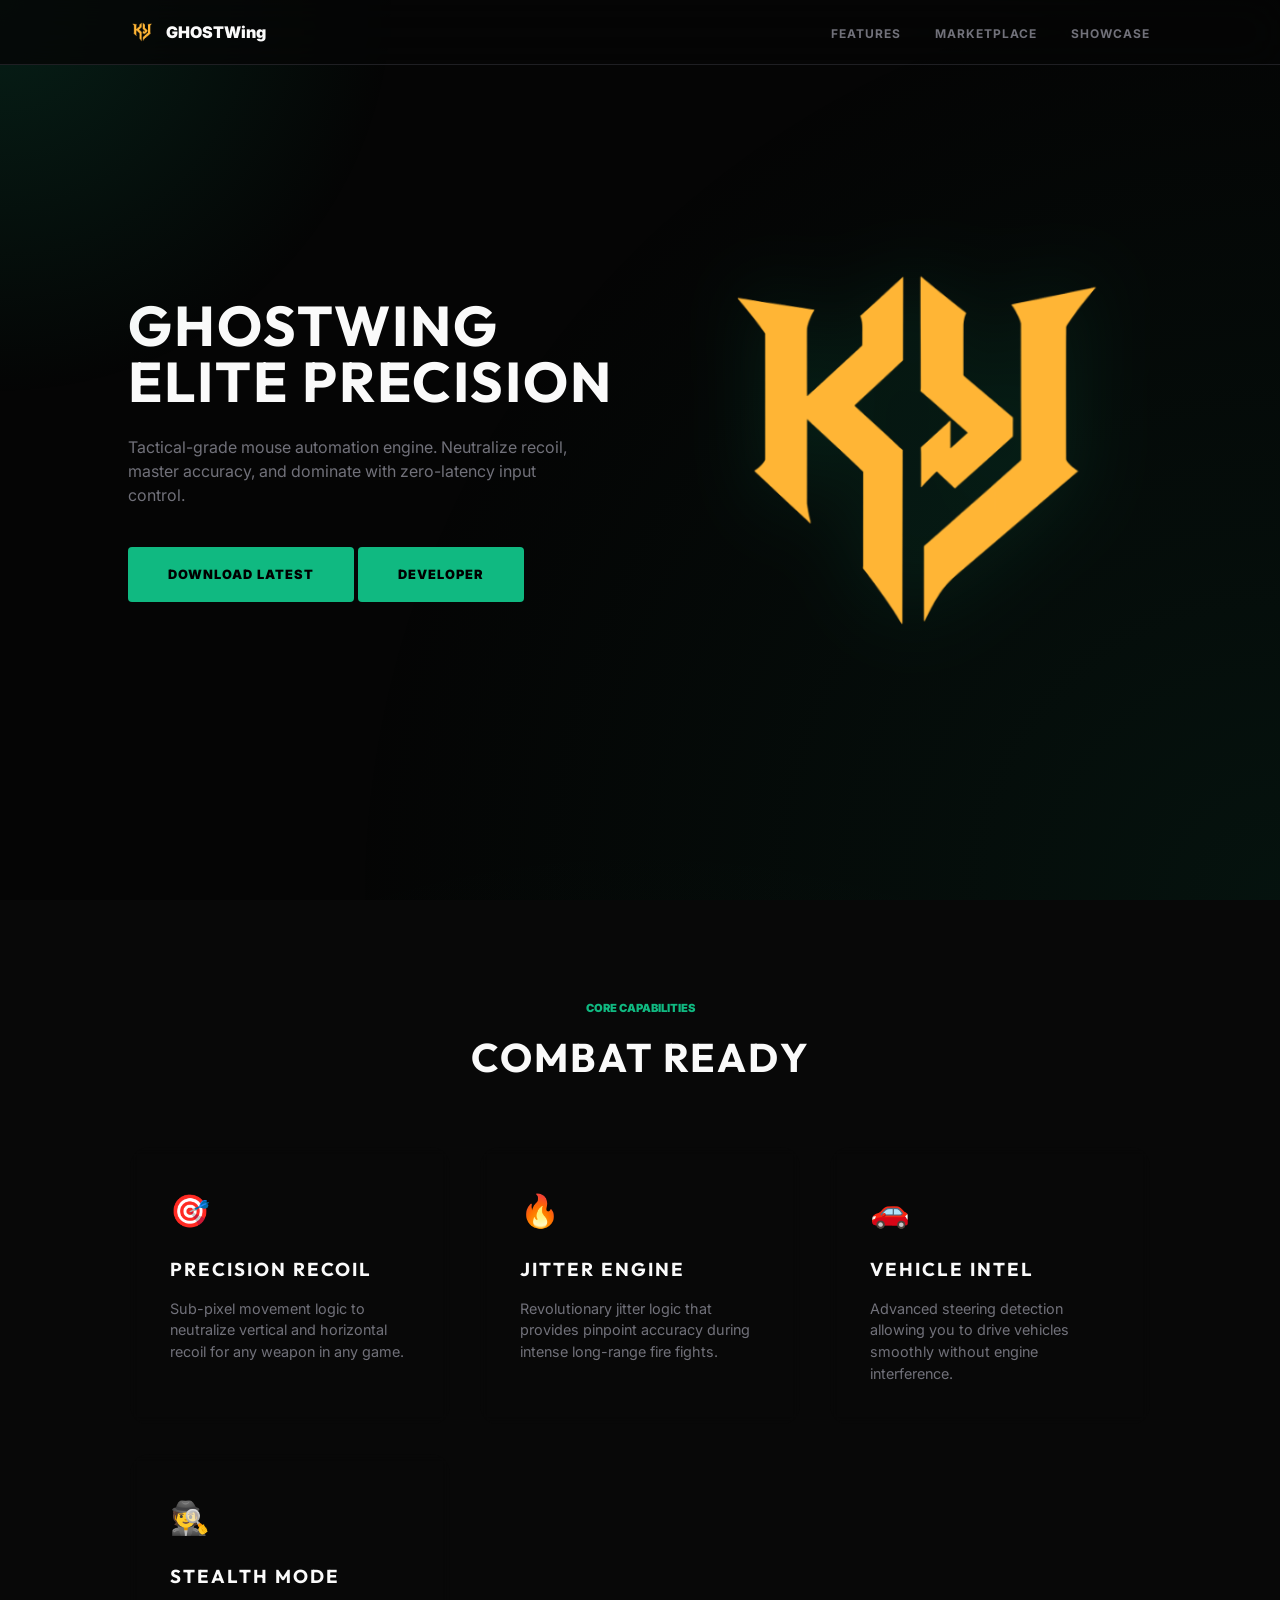
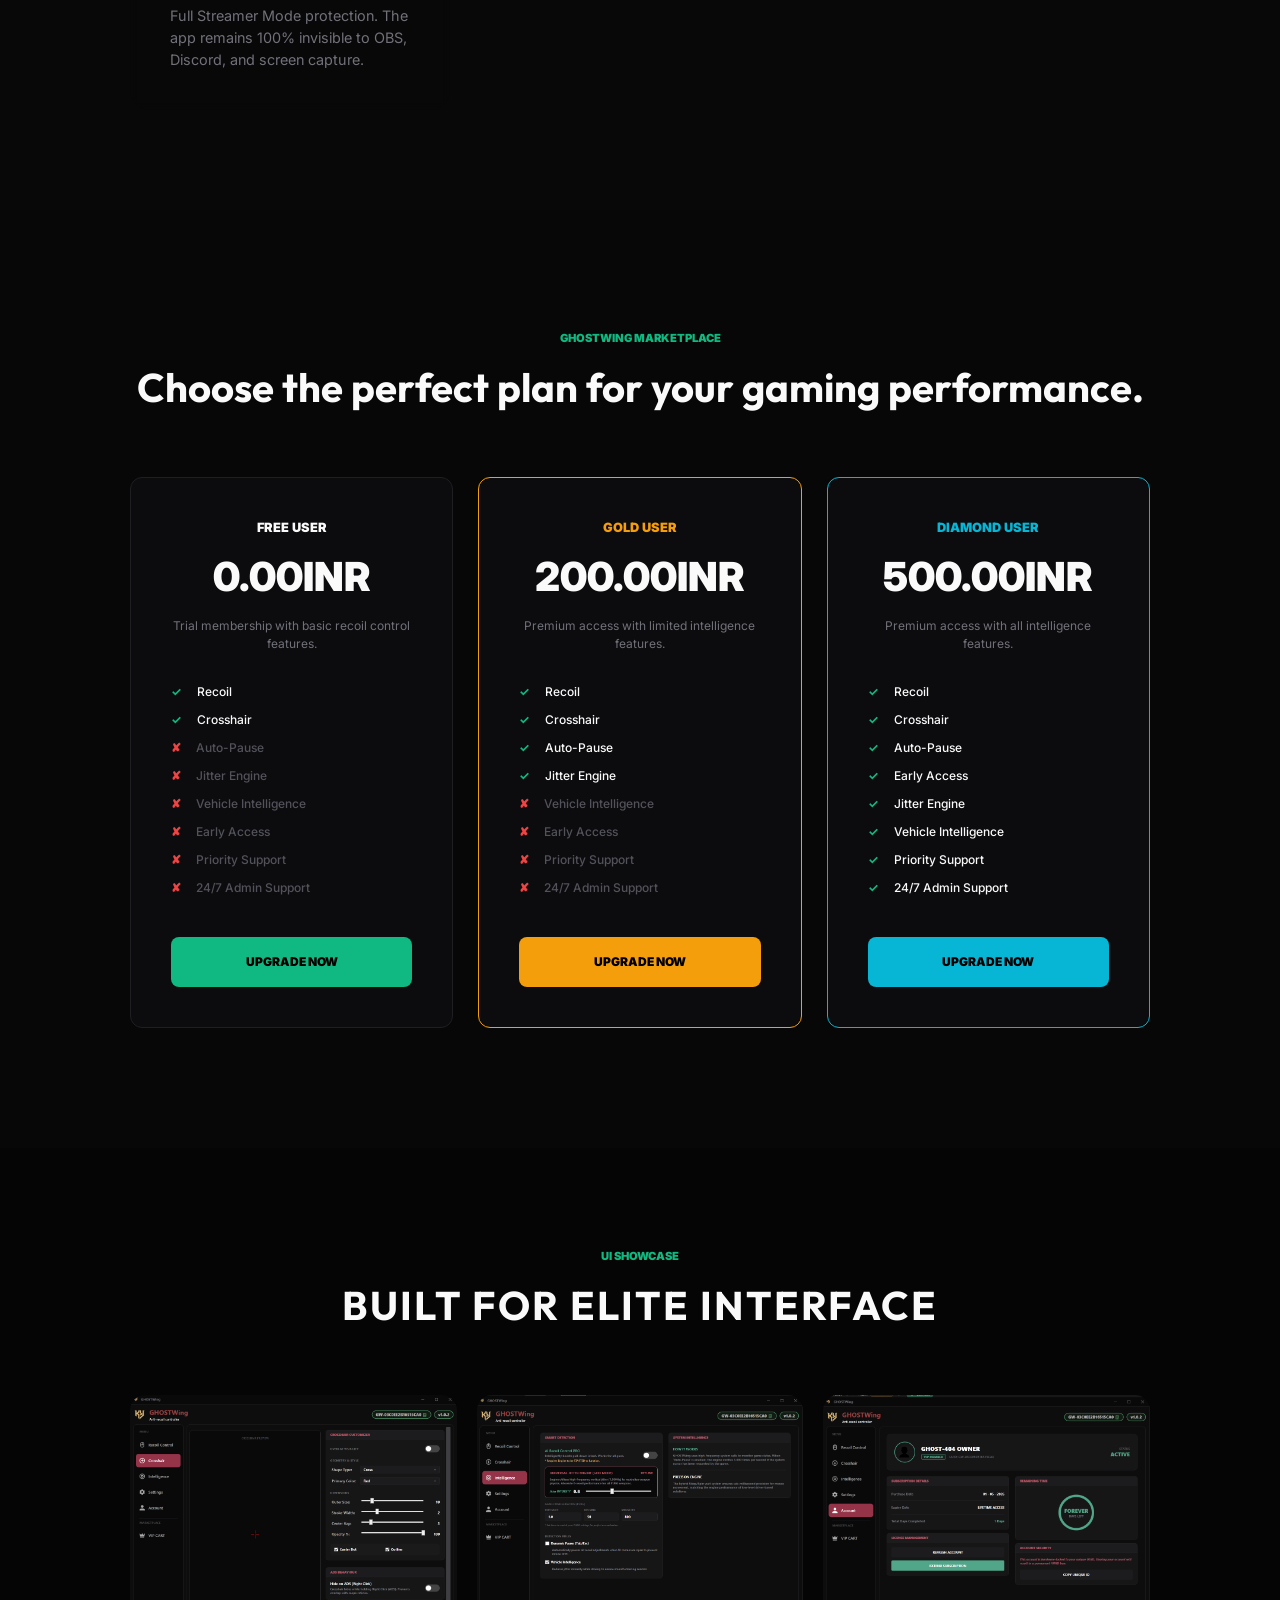
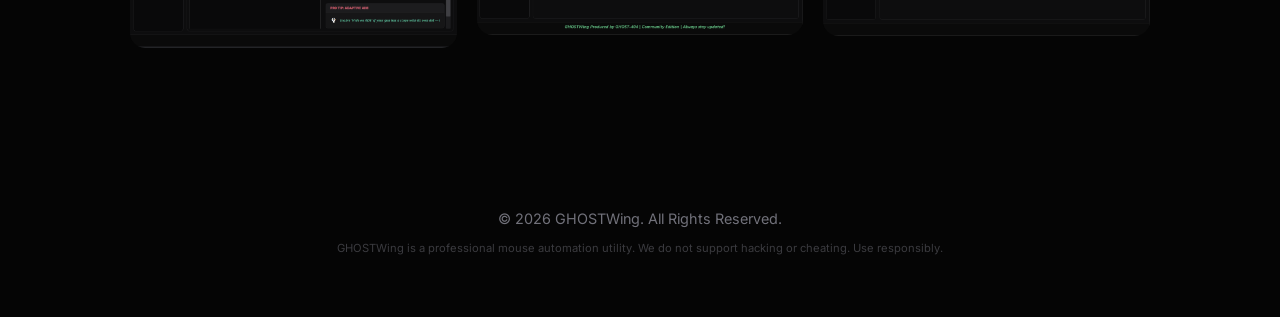
<file: index.html>
<!DOCTYPE html>
<html lang="en">

<head>
    <meta charset="UTF-8">
    <meta name="viewport" content="width=device-width, initial-scale=1.0">
    <title>GHOSTWing | Professional Mouse Automation</title>
    <link rel="stylesheet" href="style.css">
    <link rel="preconnect" href="https://fonts.googleapis.com">
    <link rel="preconnect" href="https://fonts.gstatic.com" crossorigin>
    <link
        href="https://fonts.googleapis.com/css2?family=Inter:wght@400;700;900&family=Outfit:wght@300;600;900&display=swap"
        rel="stylesheet">
</head>

<body>
    <div id="mouse-glow"></div>
    <div class="particles">
        <div class="particle"></div>
        <div class="particle"></div>
        <div class="particle"></div>
        <div class="particle"></div>
        <div class="particle"></div>
    </div>
    <nav class="glass-nav">
        <div class="nav-container">
            <div class="logo">
                <img src="assets/logo.png" alt="GHOSTWing Logo">
                <span>GHOSTWing</span>
            </div>
            <div class="nav-links">
                <a href="#features">Features</a>
                <a href="#plans">Marketplace</a>
                <a href="#screenshots">Showcase</a>
            </div>
        </div>
    </nav>

    <header class="hero">
        <div class="hero-content">
            <h1>GHOSTWing <br><span class="accent">Elite Precision</span></h1>
            <p>Tactical-grade mouse automation engine. Neutralize recoil, master accuracy, and dominate with
                zero-latency input control.</p>
            <div class="hero-btns">
                <a href="#" id="download-btn" class="btn-primary">Download Latest</a>
                <a href="https://instagram.com/appuz.404" class="btn-primary">Developer</a>
            </div>
        </div>
        <div class="hero-image">
            <img src="assets/logo.png" alt="GHOSTWing Logo" class="hero-logo">
        </div>
    </header>

    <section id="features" class="features">
        <div class="container">
            <span class="section-label">Core Capabilities</span>
            <h2 class="section-title">Combat <span class="accent">Ready</span></h2>
            <div class="feature-grid">
                <div class="feature-card glass">
                    <div class="f-icon">🎯</div>
                    <h3>Precision Recoil</h3>
                    <p>Sub-pixel movement logic to neutralize vertical and horizontal recoil for any weapon in any game.
                    </p>
                </div>
                <div class="feature-card glass">
                    <div class="f-icon">🔥</div>
                    <h3>Jitter Engine</h3>
                    <p>Revolutionary jitter logic that provides pinpoint accuracy during intense long-range fire fights.
                    </p>
                </div>
                <div class="feature-card glass">
                    <div class="f-icon">🚗</div>
                    <h3>Vehicle Intel</h3>
                    <p>Advanced steering detection allowing you to drive vehicles smoothly without engine interference.
                    </p>
                </div>
                <div class="feature-card glass">
                    <div class="f-icon">🕵️</div>
                    <h3>Stealth Mode</h3>
                    <p>Full Streamer Mode protection. The app remains 100% invisible to OBS, Discord, and screen
                        capture.</p>
                </div>
            </div>
        </div>
    </section>

    <section id="plans" class="pricing">
        <div class="container">
            <span class="section-label">GHOSTWing Marketplace</span>
            <h2 class="section-title" style="text-transform: none; letter-spacing: 0;">Choose the perfect plan for your
                gaming performance.</h2>
            <div class="plan-grid">
                <!-- Free User -->
                <div class="plan-card">
                    <div class="plan-name">FREE USER</div>
                    <div class="plan-price">0.00INR</div>
                    <div class="plan-desc">Trial membership with basic recoil control features.</div>
                    <div class="features-list">
                        <div class="check"><span>✓</span> Recoil</div>
                        <div class="check"><span>✓</span> Crosshair</div>
                        <div class="cross"><span>✘</span> Auto-Pause</div>
                        <div class="cross"><span>✘</span> Jitter Engine</div>
                        <div class="cross"><span>✘</span> Vehicle Intelligence</div>
                        <div class="cross"><span>✘</span> Early Access</div>
                        <div class="cross"><span>✘</span> Priority Support</div>
                        <div class="cross"><span>✘</span> 24/7 Admin Support</div>
                    </div>
                    <a href="#" class="btn-plan btn-free">UPGRADE NOW</a>
                </div>

                <!-- Gold User -->
                <div class="plan-card gold">
                    <div class="plan-name" style="color: var(--gold)">GOLD USER</div>
                    <div class="plan-price">200.00INR</div>
                    <div class="plan-desc">Premium access with limited intelligence features.</div>
                    <div class="features-list">
                        <div class="check"><span>✓</span> Recoil</div>
                        <div class="check"><span>✓</span> Crosshair</div>
                        <div class="check"><span>✓</span> Auto-Pause</div>
                        <div class="check"><span>✓</span> Jitter Engine</div>
                        <div class="cross"><span>✘</span> Vehicle Intelligence</div>
                        <div class="cross"><span>✘</span> Early Access</div>
                        <div class="cross"><span>✘</span> Priority Support</div>
                        <div class="cross"><span>✘</span> 24/7 Admin Support</div>
                    </div>
                    <a href="#" class="btn-plan btn-gold">UPGRADE NOW</a>
                </div>

                <!-- Diamond User -->
                <div class="plan-card diamond">
                    <div class="plan-name" style="color: var(--diamond)">DIAMOND USER</div>
                    <div class="plan-price">500.00INR</div>
                    <div class="plan-desc">Premium access with all intelligence features.</div>
                    <div class="features-list">
                        <div class="check"><span>✓</span> Recoil</div>
                        <div class="check"><span>✓</span> Crosshair</div>
                        <div class="check"><span>✓</span> Auto-Pause</div>
                        <div class="check"><span>✓</span> Early Access</div>
                        <div class="check"><span>✓</span> Jitter Engine</div>
                        <div class="check"><span>✓</span> Vehicle Intelligence</div>
                        <div class="check"><span>✓</span> Priority Support</div>
                        <div class="check"><span>✓</span> 24/7 Admin Support</div>
                    </div>
                    <a href="#" class="btn-plan btn-diamond">UPGRADE NOW</a>
                </div>
            </div>
        </div>
    </section>

    <section id="screenshots" class="showcase">
        <div class="container">
            <span class="section-label">UI Showcase</span>
            <h2 class="section-title">Built For <span class="accent">Elite Interface</span></h2>
            <div class="gallery">
                <img src="Screenshots2.png" alt="Marketplace" class="glass-img">
                <img src="Screenshots3.png" alt="Account" class="glass-img">
                <img src="Screenshots4.png" alt="Recoil Engine" class="glass-img">
            </div>
        </div>
    </section>

    <footer>
        <div class="container">
            <p>© 2026 GHOSTWing. All Rights Reserved.</p>
            <p class="disclaimer">GHOSTWing is a professional mouse automation utility. We do not support hacking or
                cheating. Use responsibly.</p>
        </div>
    </footer>

    <script src="script.js"></script>
</body>

</html>
</file>
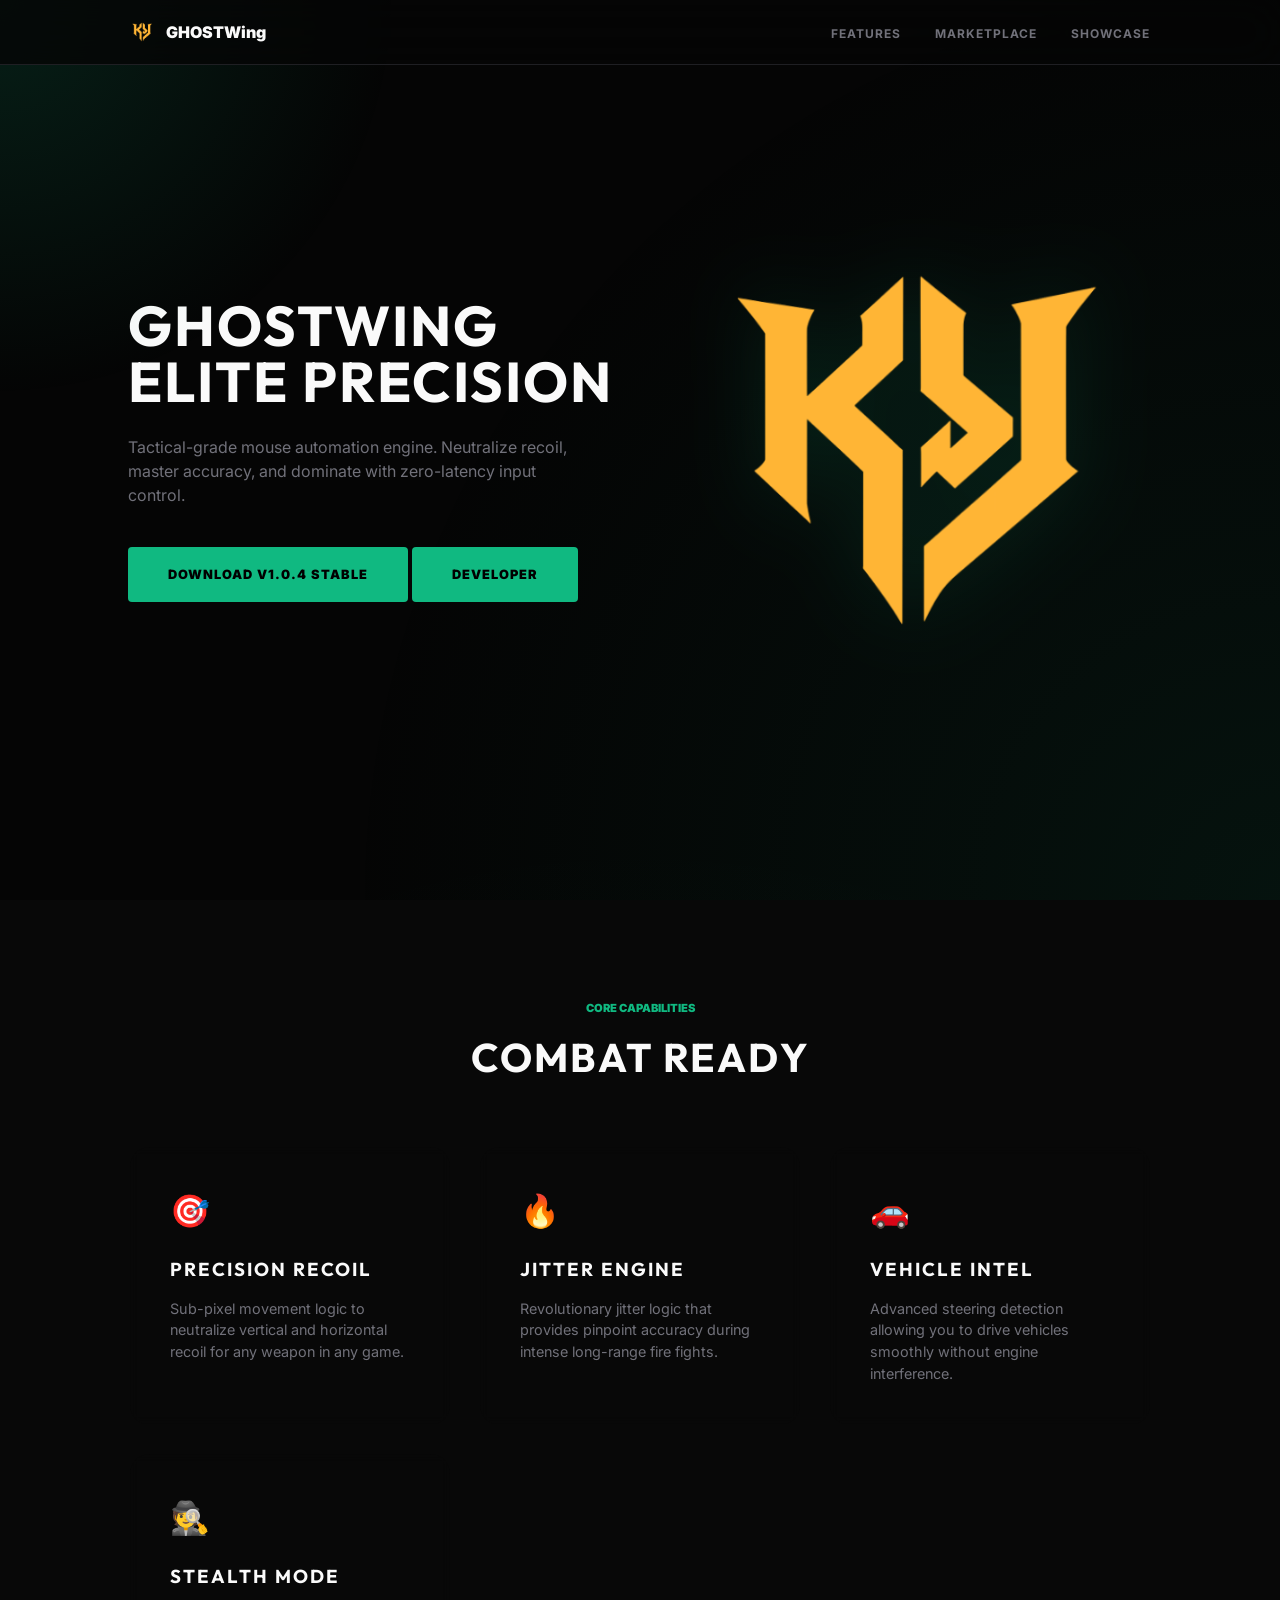
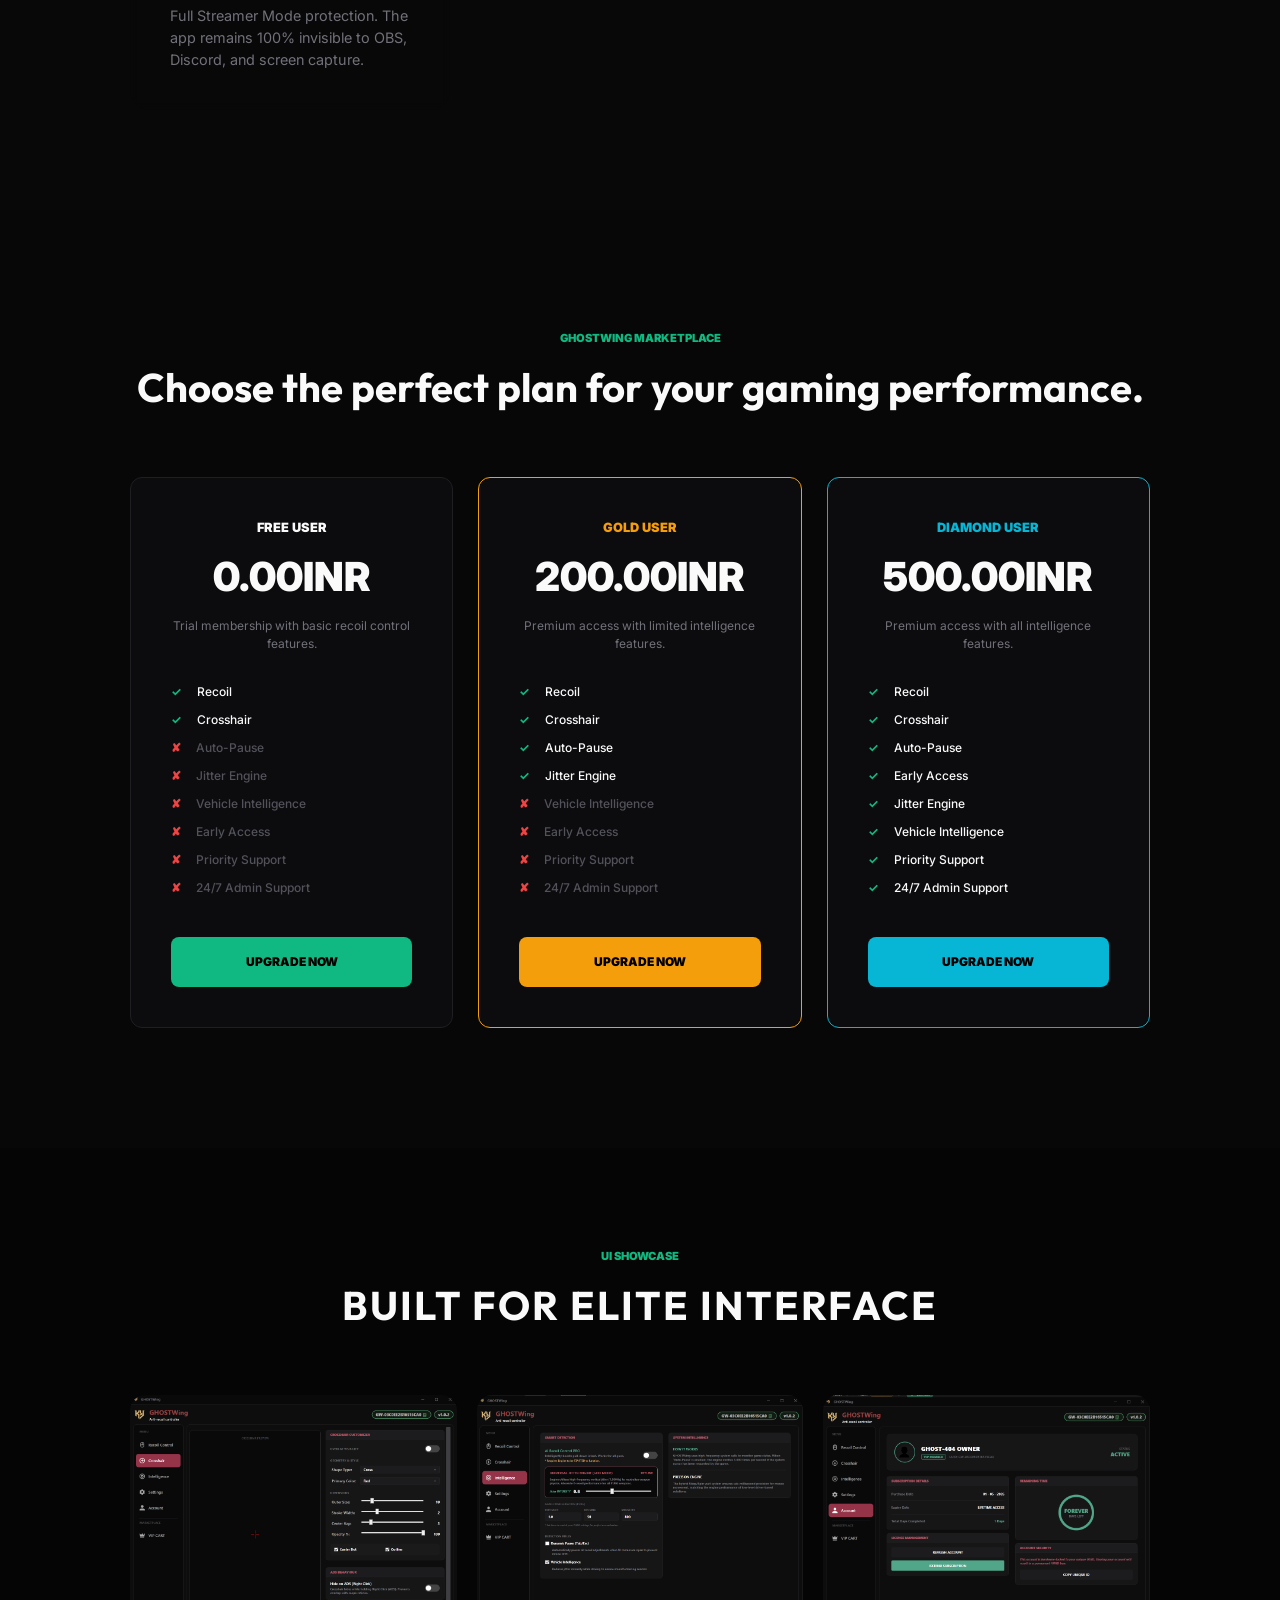
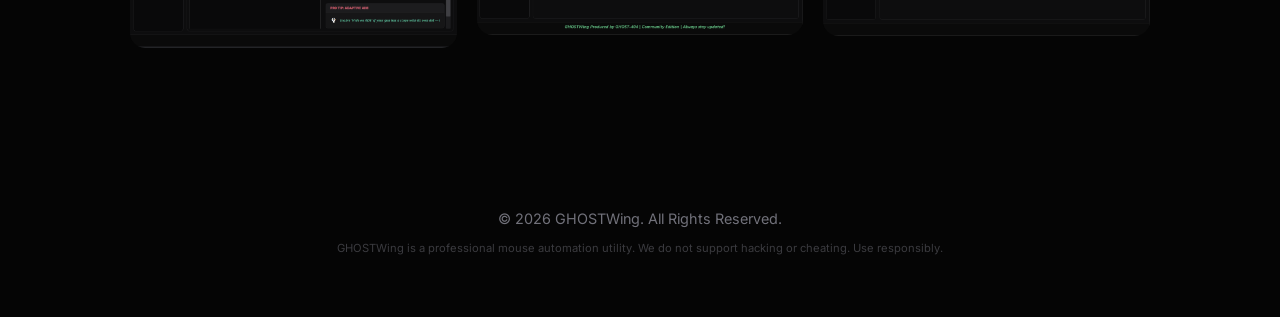
<file: ghpage/index.html>
<!DOCTYPE html>
<html lang="en">

<head>
    <meta charset="UTF-8">
    <meta name="viewport" content="width=device-width, initial-scale=1.0">
    <title>GHOSTWing | Professional Mouse Automation</title>
    <link rel="stylesheet" href="style.css">
    <link rel="preconnect" href="https://fonts.googleapis.com">
    <link rel="preconnect" href="https://fonts.gstatic.com" crossorigin>
    <link
        href="https://fonts.googleapis.com/css2?family=Inter:wght@400;700;900&family=Outfit:wght@300;600;900&display=swap"
        rel="stylesheet">
</head>

<body>
    <div id="mouse-glow"></div>
    <div class="particles">
        <div class="particle"></div>
        <div class="particle"></div>
        <div class="particle"></div>
        <div class="particle"></div>
        <div class="particle"></div>
    </div>
    <nav class="glass-nav">
        <div class="nav-container">
            <div class="logo">
                <img src="assets/logo.png" alt="GHOSTWing Logo">
                <span>GHOSTWing</span>
            </div>
            <div class="nav-links">
                <a href="#features">Features</a>
                <a href="#plans">Marketplace</a>
                <a href="#screenshots">Showcase</a>
            </div>
        </div>
    </nav>

    <header class="hero">
        <div class="hero-content">
            <h1>GHOSTWing <br><span class="accent">Elite Precision</span></h1>
            <p>Tactical-grade mouse automation engine. Neutralize recoil, master accuracy, and dominate with
                zero-latency input control.</p>
            <div class="hero-btns">
                    <a href="https://github.com/punisher-303/GHOSTWing/releases/latest" class="btn btn-primary btn-lg px-5 py-3 fw-bold rounded-pill shadow-lg hover-lift">
                        <i class="bi bi-download me-2"></i> DOWNLOAD v1.0.4 STABLE
                    </a>
                <a href="https://instagram.com/appuz.404" class="btn-primary">Developer</a>
            </div>
        </div>
        <div class="hero-image">
            <img src="assets/logo.png" alt="GHOSTWing Logo" class="hero-logo">
        </div>
    </header>

    <section id="features" class="features">
        <div class="container">
            <span class="section-label">Core Capabilities</span>
            <h2 class="section-title">Combat <span class="accent">Ready</span></h2>
            <div class="feature-grid">
                <div class="feature-card glass">
                    <div class="f-icon">🎯</div>
                    <h3>Precision Recoil</h3>
                    <p>Sub-pixel movement logic to neutralize vertical and horizontal recoil for any weapon in any game.
                    </p>
                </div>
                <div class="feature-card glass">
                    <div class="f-icon">🔥</div>
                    <h3>Jitter Engine</h3>
                    <p>Revolutionary jitter logic that provides pinpoint accuracy during intense long-range fire fights.
                    </p>
                </div>
                <div class="feature-card glass">
                    <div class="f-icon">🚗</div>
                    <h3>Vehicle Intel</h3>
                    <p>Advanced steering detection allowing you to drive vehicles smoothly without engine interference.
                    </p>
                </div>
                <div class="feature-card glass">
                    <div class="f-icon">🕵️</div>
                    <h3>Stealth Mode</h3>
                    <p>Full Streamer Mode protection. The app remains 100% invisible to OBS, Discord, and screen
                        capture.</p>
                </div>
            </div>
        </div>
    </section>

    <section id="plans" class="pricing">
        <div class="container">
            <span class="section-label">GHOSTWing Marketplace</span>
            <h2 class="section-title" style="text-transform: none; letter-spacing: 0;">Choose the perfect plan for your
                gaming performance.</h2>
            <div class="plan-grid">
                <!-- Free User -->
                <div class="plan-card">
                    <div class="plan-name">FREE USER</div>
                    <div class="plan-price">0.00INR</div>
                    <div class="plan-desc">Trial membership with basic recoil control features.</div>
                    <div class="features-list">
                        <div class="check"><span>✓</span> Recoil</div>
                        <div class="check"><span>✓</span> Crosshair</div>
                        <div class="cross"><span>✘</span> Auto-Pause</div>
                        <div class="cross"><span>✘</span> Jitter Engine</div>
                        <div class="cross"><span>✘</span> Vehicle Intelligence</div>
                        <div class="cross"><span>✘</span> Early Access</div>
                        <div class="cross"><span>✘</span> Priority Support</div>
                        <div class="cross"><span>✘</span> 24/7 Admin Support</div>
                    </div>
                    <a href="#" class="btn-plan btn-free">UPGRADE NOW</a>
                </div>

                <!-- Gold User -->
                <div class="plan-card gold">
                    <div class="plan-name" style="color: var(--gold)">GOLD USER</div>
                    <div class="plan-price">200.00INR</div>
                    <div class="plan-desc">Premium access with limited intelligence features.</div>
                    <div class="features-list">
                        <div class="check"><span>✓</span> Recoil</div>
                        <div class="check"><span>✓</span> Crosshair</div>
                        <div class="check"><span>✓</span> Auto-Pause</div>
                        <div class="check"><span>✓</span> Jitter Engine</div>
                        <div class="cross"><span>✘</span> Vehicle Intelligence</div>
                        <div class="cross"><span>✘</span> Early Access</div>
                        <div class="cross"><span>✘</span> Priority Support</div>
                        <div class="cross"><span>✘</span> 24/7 Admin Support</div>
                    </div>
                    <a href="#" class="btn-plan btn-gold">UPGRADE NOW</a>
                </div>

                <!-- Diamond User -->
                <div class="plan-card diamond">
                    <div class="plan-name" style="color: var(--diamond)">DIAMOND USER</div>
                    <div class="plan-price">500.00INR</div>
                    <div class="plan-desc">Premium access with all intelligence features.</div>
                    <div class="features-list">
                        <div class="check"><span>✓</span> Recoil</div>
                        <div class="check"><span>✓</span> Crosshair</div>
                        <div class="check"><span>✓</span> Auto-Pause</div>
                        <div class="check"><span>✓</span> Early Access</div>
                        <div class="check"><span>✓</span> Jitter Engine</div>
                        <div class="check"><span>✓</span> Vehicle Intelligence</div>
                        <div class="check"><span>✓</span> Priority Support</div>
                        <div class="check"><span>✓</span> 24/7 Admin Support</div>
                    </div>
                    <a href="#" class="btn-plan btn-diamond">UPGRADE NOW</a>
                </div>
            </div>
        </div>
    </section>

    <section id="screenshots" class="showcase">
        <div class="container">
            <span class="section-label">UI Showcase</span>
            <h2 class="section-title">Built For <span class="accent">Elite Interface</span></h2>
            <div class="gallery">
                <img src="Screenshots2.png" alt="Marketplace" class="glass-img">
                <img src="Screenshots3.png" alt="Account" class="glass-img">
                <img src="Screenshots4.png" alt="Recoil Engine" class="glass-img">
            </div>
        </div>
    </section>

    <footer>
        <div class="container">
            <p>© 2026 GHOSTWing. All Rights Reserved.</p>
            <p class="disclaimer">GHOSTWing is a professional mouse automation utility. We do not support hacking or
                cheating. Use responsibly.</p>
        </div>
    </footer>

    <script src="script.js"></script>
</body>

</html>
</file>
<file: style.css>
:root {
    --bg: #050505;
    --bg-alt: #080808;
    --accent: #10B981; /* Emerald */
    --gold: #F59E0B;
    --diamond: #06B6D4;
    --text: #FAFAFA;
    --text-dim: #71717A;
    --border: #1F1F23;
    --card-bg: #0C0C0E;
}

* {
    margin: 0;
    padding: 0;
    box-sizing: border-box;
    cursor: default;
}

body {
    background-color: var(--bg);
    background-image: 
        radial-gradient(circle at 50% 50%, rgba(16, 185, 129, 0.05) 0%, transparent 50%),
        url("https://www.transparenttextures.com/patterns/carbon-fibre.png");
    color: var(--text);
    font-family: 'Inter', sans-serif;
    line-height: 1.5;
    overflow-x: hidden;
    position: relative;
}

#mouse-glow {
    position: fixed;
    top: 0;
    left: 0;
    width: 800px;
    height: 800px;
    background: radial-gradient(circle, rgba(16, 185, 129, 0.15) 0%, transparent 70%);
    pointer-events: none;
    z-index: 0;
    transform: translate(-50%, -50%);
    transition: transform 0.1s ease-out;
}

body::before {
    content: "";
    position: fixed;
    top: 0;
    left: 0;
    width: 100%;
    height: 100%;
    background: radial-gradient(circle at 50% 50%, rgba(16, 185, 129, 0.08) 0%, transparent 60%);
    background-size: 200% 200%;
    animation: meshMove 8s infinite alternate ease-in-out;
    pointer-events: none;
    z-index: -1;
}

@keyframes meshMove {
    0% { transform: scale(1) translate(0, 0); opacity: 0.5; }
    100% { transform: scale(1.2) translate(-5%, -5%); opacity: 1; }
}

body::after {
    content: "";
    position: fixed;
    top: 0;
    left: 0;
    width: 100%;
    height: 100%;
    background-image: url("https://www.transparenttextures.com/patterns/asfalt-dark.png");
    opacity: 0.2;
    pointer-events: none;
    z-index: 10;
}

h1, h2, h3 {
    font-family: 'Outfit', sans-serif;
    text-transform: uppercase;
    letter-spacing: 2px;
}

.container {
    max-width: 1100px;
    margin: 0 auto;
    padding: 0 40px;
}

/* Nav - Tactical Minimalist */
.glass-nav {
    position: fixed;
    top: 0;
    width: 100%;
    z-index: 1000;
    background: rgba(5, 5, 5, 0.8);
    backdrop-filter: blur(20px);
    border-bottom: 1px solid var(--border);
}

.nav-container {
    max-width: 1100px;
    margin: 0 auto;
    padding: 20px 40px;
    display: flex;
    justify-content: space-between;
    align-items: center;
}

.logo {
    display: flex;
    align-items: center;
    gap: 12px;
    font-weight: 900;
    font-size: 1rem;
}

.logo img { height: 24px; }

.nav-links a {
    text-decoration: none;
    color: var(--text-dim);
    font-size: 0.75rem;
    font-weight: 700;
    text-transform: uppercase;
    letter-spacing: 1px;
    margin-left: 30px;
    transition: 0.2s;
}

.nav-links a:hover { color: var(--accent); }

/* Hero - Focus on Brand */
.hero {
    min-height: 100vh;
    display: flex;
    align-items: center;
    padding: 100px 10%;
    gap: 5%;
}

.hero-content { flex: 1; }

.hero h1 {
    font-size: 3.5rem;
    line-height: 1;
    margin-bottom: 25px;
}

.hero p {
    color: var(--text-dim);
    font-size: 1rem;
    max-width: 450px;
    margin-bottom: 40px;
}

.btn-primary {
    display: inline-block;
    background: var(--accent);
    color: #000;
    text-decoration: none;
    padding: 18px 40px;
    border-radius: 4px; /* Sharper industrial corners */
    font-weight: 900;
    text-transform: uppercase;
    font-size: 0.8rem;
    letter-spacing: 1px;
    transition: 0.3s cubic-bezier(0.23, 1, 0.32, 1);
}

.btn-primary:hover {
    transform: scale(1.05);
    box-shadow: 0 0 30px rgba(16, 185, 129, 0.4);
}

.hero-image {
    flex: 1;
    display: flex;
    justify-content: center;
}

.hero-logo {
    width: 100%;
    max-width: 450px;
    filter: drop-shadow(0 0 40px rgba(16, 185, 129, 0.15));
    transform: perspective(1000px) rotateY(-10deg);
    animation: float 8s ease-in-out infinite;
}

@keyframes float {
    0%, 100% { transform: perspective(1000px) rotateY(-10deg) translateY(0); }
    50% { transform: perspective(1000px) rotateY(-5deg) translateY(-20px); }
}

/* Pricing Section - Exact App Match */
.pricing {
    padding: 120px 0;
    background: #070708;
}

.section-label {
    color: var(--accent);
    font-size: 0.7rem;
    font-weight: 900;
    text-transform: uppercase;
    display: block;
    text-align: center;
    margin-bottom: 10px;
}

.section-title {
    text-align: center;
    font-size: 2rem;
    margin-bottom: 60px;
}

.plan-grid {
    display: grid;
    grid-template-columns: repeat(auto-fit, minmax(300px, 1fr));
    gap: 25px;
}

.plan-card {
    background: var(--card-bg);
    border: 1px solid var(--border);
    padding: 40px;
    border-radius: 12px;
    text-align: center;
    transition: 0.3s;
}

.plan-card:hover {
    border-color: #333;
    transform: translateY(-5px);
}

.plan-card.gold { border-color: var(--gold); }
.plan-card.diamond { border-color: var(--diamond); }

.plan-name { font-size: 0.8rem; font-weight: 900; margin-bottom: 10px; }
.plan-price { font-size: 2.5rem; font-weight: 900; margin-bottom: 10px; }
.plan-desc { color: var(--text-dim); font-size: 0.75rem; margin-bottom: 30px; }

.features-list { text-align: left; margin-bottom: 40px; }
.features-list div { font-size: 0.75rem; margin-bottom: 10px; font-weight: 500; }

.features-list .check span { color: #10B981; margin-right: 12px; font-weight: bold; }
.features-list .cross span { color: #EF4444; margin-right: 12px; font-weight: bold; }
.features-list .cross { color: #52525B; } /* Dim text for disabled features */

.btn-plan {
    display: block;
    width: 100%;
    padding: 16px;
    border-radius: 8px;
    text-decoration: none;
    font-weight: 900;
    font-size: 0.75rem;
    text-transform: uppercase;
    transition: 0.3s;
    text-align: center;
}

.btn-free { background: var(--accent); color: #000; }
.btn-gold { background: var(--gold); color: #000; }
.btn-diamond { background: var(--diamond); color: #000; }

.btn-plan:hover { filter: brightness(1.1); transform: scale(1.02); }

@media (max-width: 968px) {
    .hero { flex-direction: column; text-align: center; padding-top: 150px; }
    .hero h1 { font-size: 2.5rem; }
    .hero-logo { max-width: 300px; margin-top: 50px; }
}

/* Features */
.features {
    padding: 100px 0;
    background-color: var(--bg-alt);
}

.section-title {
    text-align: center;
    font-size: 2.5rem;
    margin-bottom: 60px;
}

.feature-grid {
    display: grid;
    grid-template-columns: repeat(auto-fit, minmax(250px, 1fr));
    gap: 30px;
}

.glass {
    background: var(--glass);
    border: 1px solid var(--glass-border);
    backdrop-filter: blur(5px);
    padding: 40px;
    border-radius: 20px;
    transition: 0.3s;
}

.glass:hover {
    border-color: var(--accent);
    transform: translateY(-10px);
}

.f-icon {
    font-size: 2rem;
    margin-bottom: 20px;
}

.feature-card h3 {
    margin-bottom: 15px;
}

.feature-card p {
    color: var(--text-dim);
    font-size: 0.9rem;
}

/* Showcase */
.showcase {
    padding: 100px 0;
}

.gallery {
    display: grid;
    grid-template-columns: repeat(auto-fit, minmax(300px, 1fr));
    gap: 20px;
}

.glass-img {
    width: 100%;
    border-radius: 15px;
    border: 1px solid var(--glass-border);
    transition: 0.5s;
    filter: grayscale(0.5);
}

.glass-img:hover {
    filter: grayscale(0);
    transform: scale(1.02);
}

/* Footer */
footer {
    padding: 60px 0;
    text-align: center;
    border-top: 1px solid var(--glass-border);
}

footer p {
    color: var(--text-dim);
    font-size: 0.9rem;
}

.disclaimer {
    margin-top: 10px;
    font-size: 0.7rem !important;
    opacity: 0.5;
}

@media (max-width: 968px) {
    .hero {
        flex-direction: column;
        text-align: center;
        padding-top: 150px;
    }
    .hero-content {
        max-width: 100%;
        margin-bottom: 60px;
    }
    .hero-image {
        width: 80%;
    }
    .hero h1 {
        font-size: 2.5rem;
    }
    .hero-btns {
        justify-content: center;
    }
}
</file>
<file: ghpage/style.css>
:root {
    --bg: #050505;
    --bg-alt: #080808;
    --accent: #10B981; /* Emerald */
    --gold: #F59E0B;
    --diamond: #06B6D4;
    --text: #FAFAFA;
    --text-dim: #71717A;
    --border: #1F1F23;
    --card-bg: #0C0C0E;
}

* {
    margin: 0;
    padding: 0;
    box-sizing: border-box;
    cursor: default;
}

body {
    background-color: var(--bg);
    background-image: 
        radial-gradient(circle at 50% 50%, rgba(16, 185, 129, 0.05) 0%, transparent 50%),
        url("https://www.transparenttextures.com/patterns/carbon-fibre.png");
    color: var(--text);
    font-family: 'Inter', sans-serif;
    line-height: 1.5;
    overflow-x: hidden;
    position: relative;
}

#mouse-glow {
    position: fixed;
    top: 0;
    left: 0;
    width: 800px;
    height: 800px;
    background: radial-gradient(circle, rgba(16, 185, 129, 0.15) 0%, transparent 70%);
    pointer-events: none;
    z-index: 0;
    transform: translate(-50%, -50%);
    transition: transform 0.1s ease-out;
}

body::before {
    content: "";
    position: fixed;
    top: 0;
    left: 0;
    width: 100%;
    height: 100%;
    background: radial-gradient(circle at 50% 50%, rgba(16, 185, 129, 0.08) 0%, transparent 60%);
    background-size: 200% 200%;
    animation: meshMove 8s infinite alternate ease-in-out;
    pointer-events: none;
    z-index: -1;
}

@keyframes meshMove {
    0% { transform: scale(1) translate(0, 0); opacity: 0.5; }
    100% { transform: scale(1.2) translate(-5%, -5%); opacity: 1; }
}

body::after {
    content: "";
    position: fixed;
    top: 0;
    left: 0;
    width: 100%;
    height: 100%;
    background-image: url("https://www.transparenttextures.com/patterns/asfalt-dark.png");
    opacity: 0.2;
    pointer-events: none;
    z-index: 10;
}

h1, h2, h3 {
    font-family: 'Outfit', sans-serif;
    text-transform: uppercase;
    letter-spacing: 2px;
}

.container {
    max-width: 1100px;
    margin: 0 auto;
    padding: 0 40px;
}

/* Nav - Tactical Minimalist */
.glass-nav {
    position: fixed;
    top: 0;
    width: 100%;
    z-index: 1000;
    background: rgba(5, 5, 5, 0.8);
    backdrop-filter: blur(20px);
    border-bottom: 1px solid var(--border);
}

.nav-container {
    max-width: 1100px;
    margin: 0 auto;
    padding: 20px 40px;
    display: flex;
    justify-content: space-between;
    align-items: center;
}

.logo {
    display: flex;
    align-items: center;
    gap: 12px;
    font-weight: 900;
    font-size: 1rem;
}

.logo img { height: 24px; }

.nav-links a {
    text-decoration: none;
    color: var(--text-dim);
    font-size: 0.75rem;
    font-weight: 700;
    text-transform: uppercase;
    letter-spacing: 1px;
    margin-left: 30px;
    transition: 0.2s;
}

.nav-links a:hover { color: var(--accent); }

/* Hero - Focus on Brand */
.hero {
    min-height: 100vh;
    display: flex;
    align-items: center;
    padding: 100px 10%;
    gap: 5%;
}

.hero-content { flex: 1; }

.hero h1 {
    font-size: 3.5rem;
    line-height: 1;
    margin-bottom: 25px;
}

.hero p {
    color: var(--text-dim);
    font-size: 1rem;
    max-width: 450px;
    margin-bottom: 40px;
}

.btn-primary {
    display: inline-block;
    background: var(--accent);
    color: #000;
    text-decoration: none;
    padding: 18px 40px;
    border-radius: 4px; /* Sharper industrial corners */
    font-weight: 900;
    text-transform: uppercase;
    font-size: 0.8rem;
    letter-spacing: 1px;
    transition: 0.3s cubic-bezier(0.23, 1, 0.32, 1);
}

.btn-primary:hover {
    transform: scale(1.05);
    box-shadow: 0 0 30px rgba(16, 185, 129, 0.4);
}

.hero-image {
    flex: 1;
    display: flex;
    justify-content: center;
}

.hero-logo {
    width: 100%;
    max-width: 450px;
    filter: drop-shadow(0 0 40px rgba(16, 185, 129, 0.15));
    transform: perspective(1000px) rotateY(-10deg);
    animation: float 8s ease-in-out infinite;
}

@keyframes float {
    0%, 100% { transform: perspective(1000px) rotateY(-10deg) translateY(0); }
    50% { transform: perspective(1000px) rotateY(-5deg) translateY(-20px); }
}

/* Pricing Section - Exact App Match */
.pricing {
    padding: 120px 0;
    background: #070708;
}

.section-label {
    color: var(--accent);
    font-size: 0.7rem;
    font-weight: 900;
    text-transform: uppercase;
    display: block;
    text-align: center;
    margin-bottom: 10px;
}

.section-title {
    text-align: center;
    font-size: 2rem;
    margin-bottom: 60px;
}

.plan-grid {
    display: grid;
    grid-template-columns: repeat(auto-fit, minmax(300px, 1fr));
    gap: 25px;
}

.plan-card {
    background: var(--card-bg);
    border: 1px solid var(--border);
    padding: 40px;
    border-radius: 12px;
    text-align: center;
    transition: 0.3s;
}

.plan-card:hover {
    border-color: #333;
    transform: translateY(-5px);
}

.plan-card.gold { border-color: var(--gold); }
.plan-card.diamond { border-color: var(--diamond); }

.plan-name { font-size: 0.8rem; font-weight: 900; margin-bottom: 10px; }
.plan-price { font-size: 2.5rem; font-weight: 900; margin-bottom: 10px; }
.plan-desc { color: var(--text-dim); font-size: 0.75rem; margin-bottom: 30px; }

.features-list { text-align: left; margin-bottom: 40px; }
.features-list div { font-size: 0.75rem; margin-bottom: 10px; font-weight: 500; }

.features-list .check span { color: #10B981; margin-right: 12px; font-weight: bold; }
.features-list .cross span { color: #EF4444; margin-right: 12px; font-weight: bold; }
.features-list .cross { color: #52525B; } /* Dim text for disabled features */

.btn-plan {
    display: block;
    width: 100%;
    padding: 16px;
    border-radius: 8px;
    text-decoration: none;
    font-weight: 900;
    font-size: 0.75rem;
    text-transform: uppercase;
    transition: 0.3s;
    text-align: center;
}

.btn-free { background: var(--accent); color: #000; }
.btn-gold { background: var(--gold); color: #000; }
.btn-diamond { background: var(--diamond); color: #000; }

.btn-plan:hover { filter: brightness(1.1); transform: scale(1.02); }

@media (max-width: 968px) {
    .hero { flex-direction: column; text-align: center; padding-top: 150px; }
    .hero h1 { font-size: 2.5rem; }
    .hero-logo { max-width: 300px; margin-top: 50px; }
}

/* Features */
.features {
    padding: 100px 0;
    background-color: var(--bg-alt);
}

.section-title {
    text-align: center;
    font-size: 2.5rem;
    margin-bottom: 60px;
}

.feature-grid {
    display: grid;
    grid-template-columns: repeat(auto-fit, minmax(250px, 1fr));
    gap: 30px;
}

.glass {
    background: var(--glass);
    border: 1px solid var(--glass-border);
    backdrop-filter: blur(5px);
    padding: 40px;
    border-radius: 20px;
    transition: 0.3s;
}

.glass:hover {
    border-color: var(--accent);
    transform: translateY(-10px);
}

.f-icon {
    font-size: 2rem;
    margin-bottom: 20px;
}

.feature-card h3 {
    margin-bottom: 15px;
}

.feature-card p {
    color: var(--text-dim);
    font-size: 0.9rem;
}

/* Showcase */
.showcase {
    padding: 100px 0;
}

.gallery {
    display: grid;
    grid-template-columns: repeat(auto-fit, minmax(300px, 1fr));
    gap: 20px;
}

.glass-img {
    width: 100%;
    border-radius: 15px;
    border: 1px solid var(--glass-border);
    transition: 0.5s;
    filter: grayscale(0.5);
}

.glass-img:hover {
    filter: grayscale(0);
    transform: scale(1.02);
}

/* Footer */
footer {
    padding: 60px 0;
    text-align: center;
    border-top: 1px solid var(--glass-border);
}

footer p {
    color: var(--text-dim);
    font-size: 0.9rem;
}

.disclaimer {
    margin-top: 10px;
    font-size: 0.7rem !important;
    opacity: 0.5;
}

@media (max-width: 968px) {
    .hero {
        flex-direction: column;
        text-align: center;
        padding-top: 150px;
    }
    .hero-content {
        max-width: 100%;
        margin-bottom: 60px;
    }
    .hero-image {
        width: 80%;
    }
    .hero h1 {
        font-size: 2.5rem;
    }
    .hero-btns {
        justify-content: center;
    }
}
</file>
